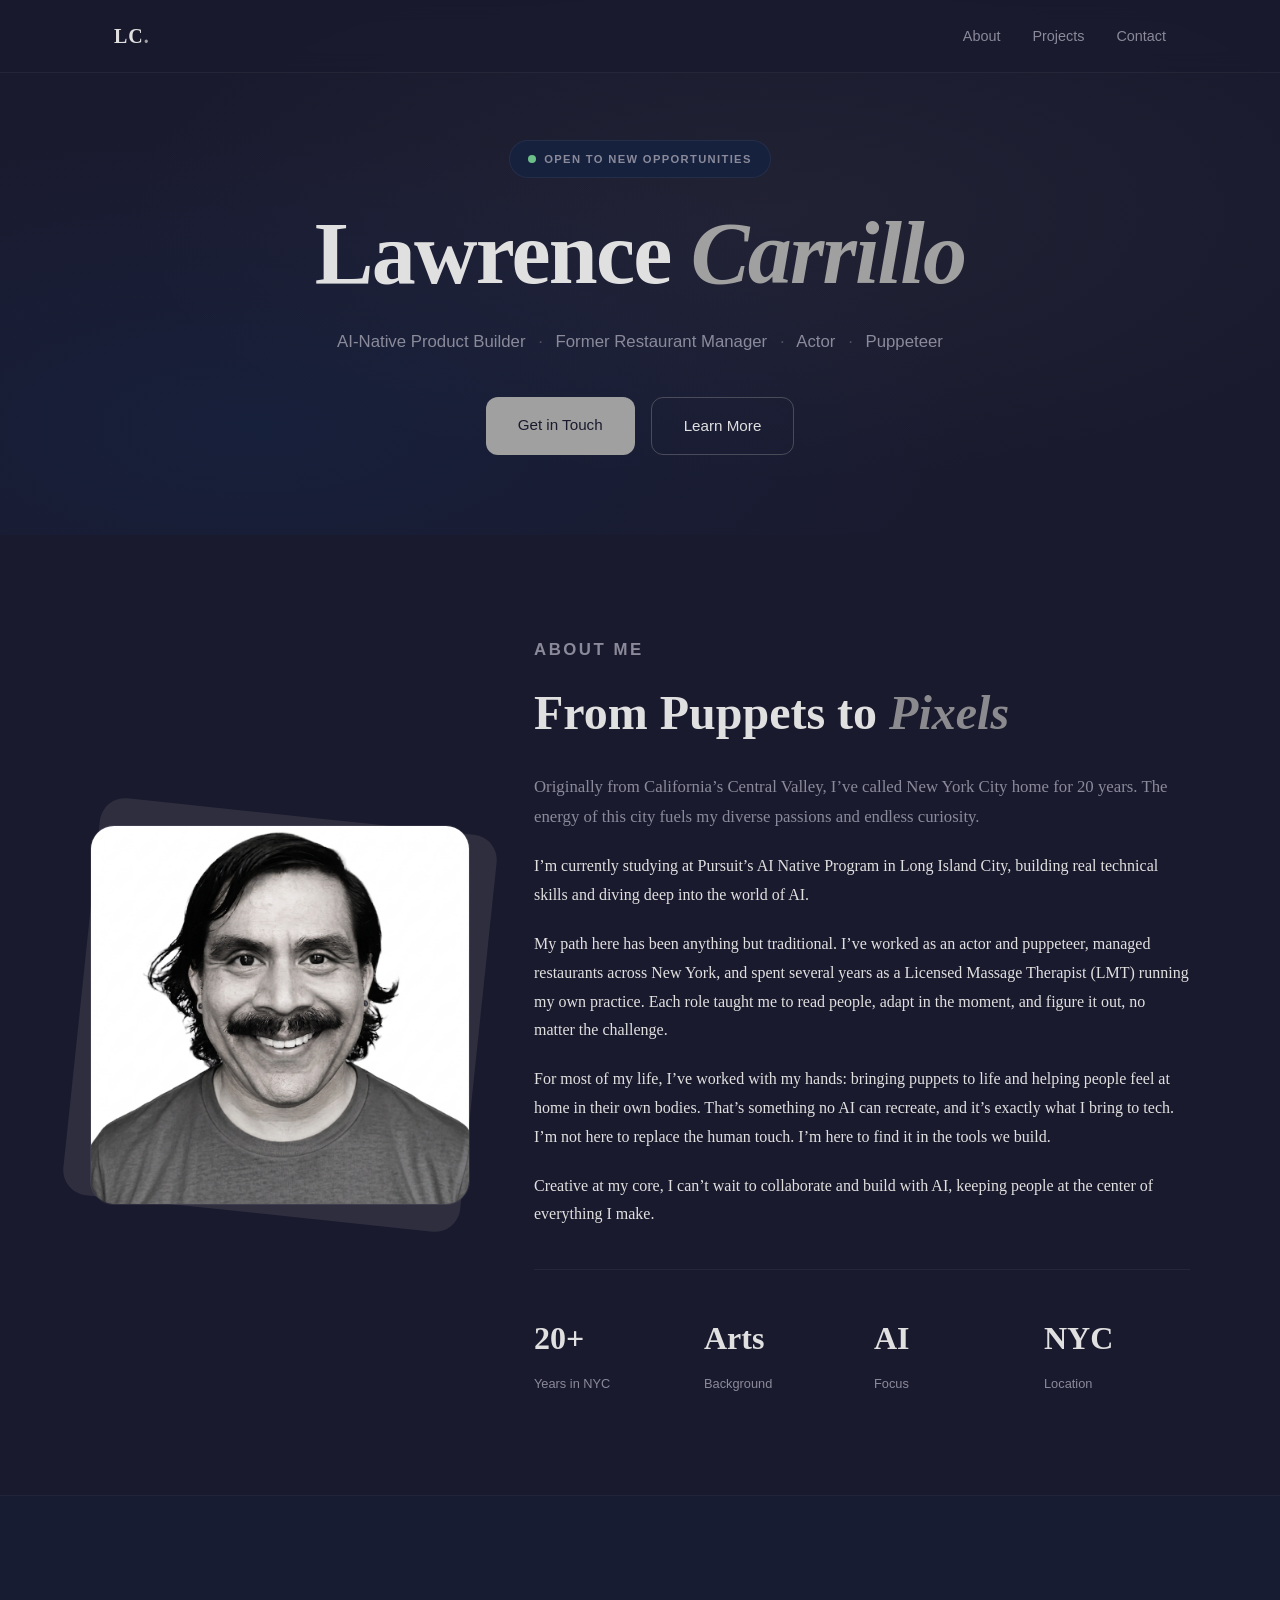
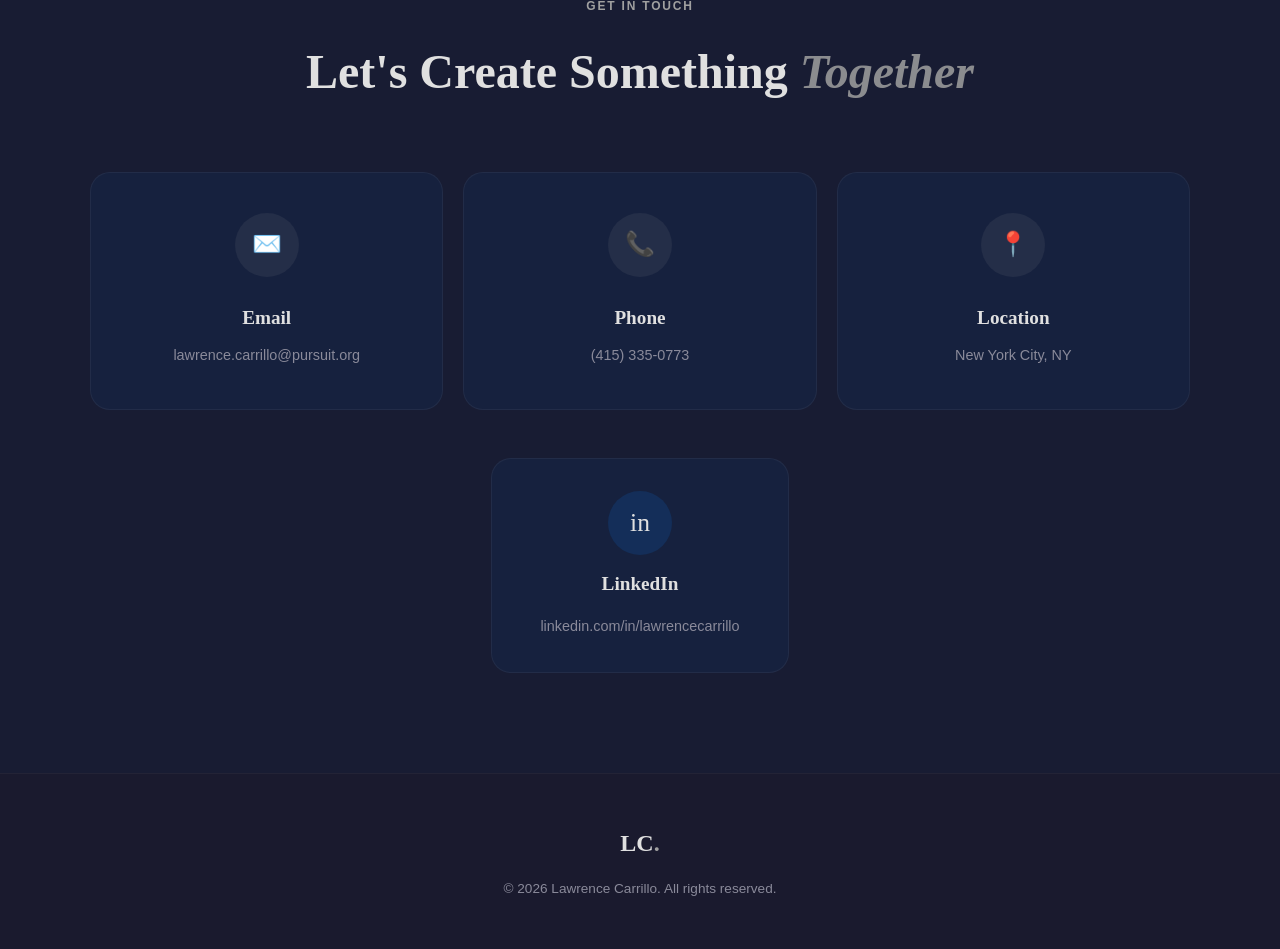
<file: index.html>
<!DOCTYPE html>
<html lang="en">
<head>
    <meta charset="UTF-8">
    <meta name="viewport" content="width=device-width, initial-scale=1.0">
    <title>Lawrence Carrillo</title>
    <style>
* { margin: 0; padding: 0; box-sizing: border-box; }

body {
    font-family: Georgia, serif;
    background-color: #1a1a2e;
    color: #e0e0e0;
    line-height: 1.8;
}

/* NAV */
nav {
    position: fixed;
    top: 0;
    width: 100%;
    z-index: 100;
    background-color: rgba(26, 26, 46, 0.85);
    backdrop-filter: blur(10px);
    border-bottom: 1px solid rgba(255, 255, 255, 0.05);
}
nav .nav-inner {
    max-width: 1100px;
    margin: 0 auto;
    padding: 0 24px;
    height: 72px;
    display: flex;
    align-items: center;
    justify-content: space-between;
}
.logo { font-size: 1.25rem; font-weight: bold; letter-spacing: 0.05em; }
.logo span { color: #a0a0a0; }
.nav-links { display: flex; gap: 32px; list-style: none; }
.nav-links a {
    color: #8a8a9a;
    text-decoration: none;
    font-family: Arial, sans-serif;
    font-size: 0.9rem;
    font-weight: 500;
    transition: color 0.2s;
    position: relative;
}
.nav-links a::after {
    content: '';
    position: absolute;
    bottom: -2px; left: 0;
    width: 0; height: 1px;
    background: #a0a0a0;
    transition: width 0.25s;
}
.nav-links a:hover { color: #e0e0e0; }
.nav-links a:hover::after { width: 100%; }

/* HERO */
.hero {
    min-height: auto;
    display: flex;
    align-items: center;
    justify-content: center;
    text-align: center;
    padding: 140px 24px 80px;
    position: relative;
    overflow: hidden;
}
.hero-bg {
    position: absolute;
    inset: 0;
    background:
        radial-gradient(ellipse at 60% 40%, rgba(160,160,160,0.06) 0%, transparent 60%),
        radial-gradient(ellipse at 20% 80%, rgba(22,33,62,0.8) 0%, transparent 50%);
    pointer-events: none;
}
.hero-content { position: relative; z-index: 1; max-width: 860px; }
.available-badge {
    display: inline-flex;
    align-items: center;
    gap: 8px;
    padding: 8px 18px;
    border-radius: 999px;
    background-color: #16213e;
    border: 1px solid rgba(255,255,255,0.06);
    margin-bottom: 28px;
    font-size: 0.7rem;
    font-family: Arial, sans-serif;
    font-weight: 600;
    letter-spacing: 0.12em;
    text-transform: uppercase;
    color: #8a8a9a;
}
.available-dot {
    width: 8px; height: 8px;
    border-radius: 50%;
    background-color: #6dbf8a;
    animation: pulse 2s infinite;
}
@keyframes pulse {
    0%, 100% { opacity: 1; }
    50% { opacity: 0.3; }
}
.hero h1 {
    font-size: clamp(2.8rem, 8vw, 5.5rem);
    font-weight: 700;
    line-height: 1.1;
    margin-bottom: 24px;
    letter-spacing: -0.02em;
}
.hero h1 .accent { color: #a0a0a0; font-style: italic; }
.hero-tagline {
    font-family: Arial, sans-serif;
    font-size: 1.05rem;
    color: #8a8a9a;
    max-width: 640px;
    margin: 0 auto 40px;
    font-weight: 300;
}
.hero-tagline .sep { color: rgba(160,160,160,0.4); margin: 0 8px; }
.hero-buttons { display: flex; gap: 16px; justify-content: center; flex-wrap: wrap; }
.btn {
    padding: 14px 32px;
    border-radius: 12px;
    font-family: Arial, sans-serif;
    font-size: 0.95rem;
    font-weight: 500;
    cursor: pointer;
    text-decoration: none;
    transition: all 0.2s;
    display: inline-block;
}
.btn-primary { background-color: #a0a0a0; color: #1a1a2e; border: none; }
.btn-primary:hover { background-color: #b8b8b8; transform: translateY(-2px); }
.btn-outline { background-color: transparent; color: #e0e0e0; border: 1px solid rgba(160,160,160,0.35); }
.btn-outline:hover { border-color: #a0a0a0; transform: translateY(-2px); }

/* ABOUT */
#about { padding: 100px 24px; }
.about-inner {
    max-width: 1100px;
    margin: 0 auto;
    display: flex;
    gap: 64px;
    align-items: center;
    flex-wrap: wrap;
}
.about-photo-col { flex: 0 0 380px; max-width: 380px; position: relative; }
.photo-frame { position: relative; }
.photo-frame::before {
    content: "";
    position: absolute;
    inset: 0;
    background-color: rgba(160,160,160,0.15);
    border-radius: 24px;
    transform: rotate(6deg) scale(1.05);
    z-index: 0;
}
.photo-frame img {
    position: relative;
    z-index: 1;
    width: 100%;
    aspect-ratio: 1;
    object-fit: cover;
    object-position: center top;
    border-radius: 24px;
    border: 1px solid rgba(255,255,255,0.08);
    display: block;
}
.about-text-col { flex: 1; min-width: 280px; }
.section-label {
    font-family: Arial, sans-serif;
    font-size: 0.75rem;
    font-weight: 700;
    letter-spacing: 0.15em;
    text-transform: uppercase;
    color: #a0a0a0;
    margin-bottom: 12px;
}
.about-text-col h2 {
    font-size: clamp(2rem, 4vw, 3rem);
    font-weight: 700;
    line-height: 1.15;
    margin-bottom: 32px;
    color: #e0e0e0;
}
.about-text-col h2 em { color: rgba(160,160,160,0.85); }
.about-text-col p { color: #8a8a9a; font-size: 1.05rem; margin-bottom: 20px; }
.stats {
    display: grid;
    grid-template-columns: repeat(4, 1fr);
    gap: 24px;
    margin-top: 40px;
    padding-top: 40px;
    border-top: 1px solid rgba(255,255,255,0.05);
}
.stat-value { font-size: 2rem; font-weight: 700; color: #e0e0e0; margin-bottom: 4px; }
.stat-label { font-family: Arial, sans-serif; font-size: 0.8rem; color: #8a8a9a; }

/* CONTACT */
#contact {
    padding: 100px 24px;
    background-color: rgba(22,33,62,0.35);
    border-top: 1px solid rgba(255,255,255,0.04);
}
.contact-inner { max-width: 1100px; margin: 0 auto; }
.contact-header { text-align: center; margin-bottom: 56px; }
.contact-header h2 {
    font-size: clamp(2rem, 4vw, 3rem);
    font-weight: 700;
    color: #e0e0e0;
    margin-top: 12px;
}
.contact-header h2 em { color: rgba(160,160,160,0.85); }
.contact-cards {
    display: grid;
    grid-template-columns: repeat(auto-fit, minmax(240px, 1fr));
    gap: 20px;
}
.contact-card {
    background-color: #16213e;
    border: 1px solid rgba(255,255,255,0.05);
    border-radius: 20px;
    padding: 40px 32px;
    text-align: center;
    text-decoration: none;
    color: inherit;
    transition: all 0.3s;
    display: flex;
    flex-direction: column;
    align-items: center;
}
.contact-card:hover {
    border-color: rgba(160,160,160,0.3);
    transform: translateY(-8px);
    box-shadow: 0 20px 40px rgba(0,0,0,0.4);
}
.contact-icon {
    width: 64px; height: 64px;
    border-radius: 50%;
    background-color: rgba(160,160,160,0.1);
    display: flex;
    align-items: center;
    justify-content: center;
    margin-bottom: 24px;
    font-size: 1.5rem;
    transition: transform 0.3s;
}
.contact-card:hover .contact-icon { transform: scale(1.1); }
.contact-card h3 { font-size: 1.2rem; margin-bottom: 8px; color: #e0e0e0; }
.contact-card p { color: #8a8a9a; font-family: Arial, sans-serif; font-size: 0.9rem; transition: color 0.3s; }
.contact-card:hover p { color: #e0e0e0; }

/* FOOTER */
footer {
    padding: 48px 24px;
    border-top: 1px solid rgba(255,255,255,0.04);
    text-align: center;
    background-color: #1a1a2e;
}
.footer-logo { font-size: 1.5rem; font-weight: 700; margin-bottom: 12px; }
.footer-logo span { color: #a0a0a0; }
footer p { font-family: Arial, sans-serif; font-size: 0.85rem; color: #8a8a9a; }

/* RESPONSIVE */
@media (max-width: 768px) {
    .about-photo-col { flex: 0 0 100%; max-width: 340px; margin: 0 auto; }
    .stats { grid-template-columns: repeat(2, 1fr); }
    .nav-links { display: none; }
}
/* LinkedIn Badge */
.LI-profile-badge {
    background: rgba(255, 255, 255, 0.08) !important;
    border-radius: 12px !important;
    padding: 8px !important;
}

.LI-profile-badge .LI-name-link {
    color: #e0e0e0 !important;
}

.LI-profile-badge .LI-field {
    color: #a0b0c0 !important;
}

.LI-profile-badge .LI-background {
    background: rgba(255, 255, 255, 0.05) !important;
}
    </style>
</head>
<body>

    <nav>
        <div class="nav-inner">
            <div class="logo">LC<span>.</span></div>
            <ul class="nav-links">
                <li><a href="#about">About</a></li>
                <li><a href="projects.html">Projects</a></li>
                <li><a href="#contact">Contact</a></li>
            </ul>
        </div>
    </nav>

    <section class="hero">
        <div class="hero-bg"></div>
        <div class="hero-content">
            <div class="available-badge">
                <span class="available-dot"></span>
                Open to new opportunities
            </div>
            <h1>Lawrence <span class="accent">Carrillo</span></h1>
            
            <p class="hero-tagline">
AI-Native Product Builder <span class="sep">&middot;</span>
Former Restaurant Manager <span class="sep">&middot;</span>
Actor <span class="sep">&middot;</span>
Puppeteer
</p>
            
            <div class="hero-buttons">
                <a href="#contact" class="btn btn-primary">Get in Touch</a>
                <a href="#about" class="btn btn-outline">Learn More</a>
            </div>
        </div>
    </section>

    <section id="about">
        <div class="about-inner">
            <div class="about-photo-col">
                <div class="photo-frame">
                    <img src="avatar.png" alt="Lawrence Carrillo">
                </div>
            </div>
            <div class="about-text-col">
                <p class="section-label">About Me</p>
                <h2>From Puppets to <em>Pixels</em></h2>
                <p>Originally from California’s Central Valley, I’ve called New York City home for 20 years. The energy of this city fuels my diverse passions and endless curiosity.
                <p></p>I’m currently studying at Pursuit’s AI Native Program in Long Island City, building real technical skills and diving deep into the world of AI.
                <p></p>My path here has been anything but traditional. I’ve worked as an actor and puppeteer, managed restaurants across New York, and spent several years as a Licensed Massage Therapist (LMT) running my own practice. Each role taught me to read people, adapt in the moment, and figure it out, no matter the challenge.
                <p></p>For most of my life, I’ve worked with my hands: bringing puppets to life and helping people feel at home in their own bodies. That’s something no AI can recreate, and it’s exactly what I bring to tech. I’m not here to replace the human touch. I’m here to find it in the tools we build.
                <p></p>Creative at my core, I can’t wait to collaborate and build with AI, keeping people at the center of everything I make.</p>
                <div class="stats">
                    <div><div class="stat-value">20+</div><div class="stat-label">Years in NYC</div></div>
                    <div><div class="stat-value">Arts</div><div class="stat-label">Background</div></div>
                    <div><div class="stat-value">AI</div><div class="stat-label">Focus</div></div>
                    <div><div class="stat-value">NYC</div><div class="stat-label">Location</div></div>
                </div>
            </div>
        </div>
    </section>

    <!-- CONTACT -->
    <section id="contact">
        <div class="contact-inner">
            <div class="contact-header">
                <p class="section-label">Get in touch</p>
                <h2>Let's Create Something <em>Together</em></h2>
            </div>
            <div class="contact-cards">
                <a href="mailto:lawrence.carrillo@pursuit.org" class="contact-card">
                    <div class="contact-icon">&#x2709;&#xFE0F;</div>
                    <h3>Email</h3>
                    <p>lawrence.carrillo@pursuit.org</p>
                </a>
                <a href="tel:+14153350773" class="contact-card">
                    <div class="contact-icon">&#x1F4DE;</div>
                    <h3>Phone</h3>
                    <p>(415) 335-0773</p>
                </a>
                <div class="contact-card">
                    <div class="contact-icon">&#x1F4CD;</div>
                    <h3>Location</h3>
                    <p>New York City, NY</p>
                </div>
            </div>
<!-- LinkedIn -->
<div style="margin-top: 48px; display: flex; justify-content: center;">
    <a href="https://www.linkedin.com/in/lawrencecarrillo" target="_blank" rel="noopener"
       style="background-color: #16213e; border: 1px solid rgba(255,255,255,0.05); border-radius: 20px; padding: 32px 48px; text-align: center; text-decoration: none; color: inherit; transition: all 0.3s; display: flex; flex-direction: column; align-items: center; gap: 12px; min-width: 280px;"
       onmouseover="this.style.borderColor='rgba(160,160,160,0.3)'; this.style.transform='translateY(-8px)'; this.style.boxShadow='0 20px 40px rgba(0,0,0,0.4)'"
       onmouseout="this.style.borderColor='rgba(255,255,255,0.05)'; this.style.transform='translateY(0)'; this.style.boxShadow='none'">
        <div style="width: 64px; height: 64px; border-radius: 50%; background-color: rgba(10,102,194,0.2); display: flex; align-items: center; justify-content: center; font-size: 1.6rem;">in</div>
        <h3 style="font-family: Georgia, serif; font-size: 1.2rem; color: #e0e0e0; margin: 0;">LinkedIn</h3>
        <p style="font-family: Arial, sans-serif; font-size: 0.9rem; color: #8a8a9a; margin: 0;">linkedin.com/in/lawrencecarrillo</p>
    </a>
</div>
    </section>

    <!-- FOOTER -->
    <footer>
        <div class="footer-logo">LC<span>.</span></div>
        <p>&copy; 2026 Lawrence Carrillo. All rights reserved.</p>
    </footer>

<script src="https://platform.linkedin.com/badges/js/profile.js" async defer type="text/javascript"></script>

    <script>
        document.querySelectorAll('a[href^="#"]').forEach(link => {
            link.addEventListener('click', function(e) {
                e.preventDefault();
                document.querySelector(this.getAttribute('href'))
                    .scrollIntoView({ behavior: 'smooth' });
            });
        });
    </script>

</body>
</html>
</file>
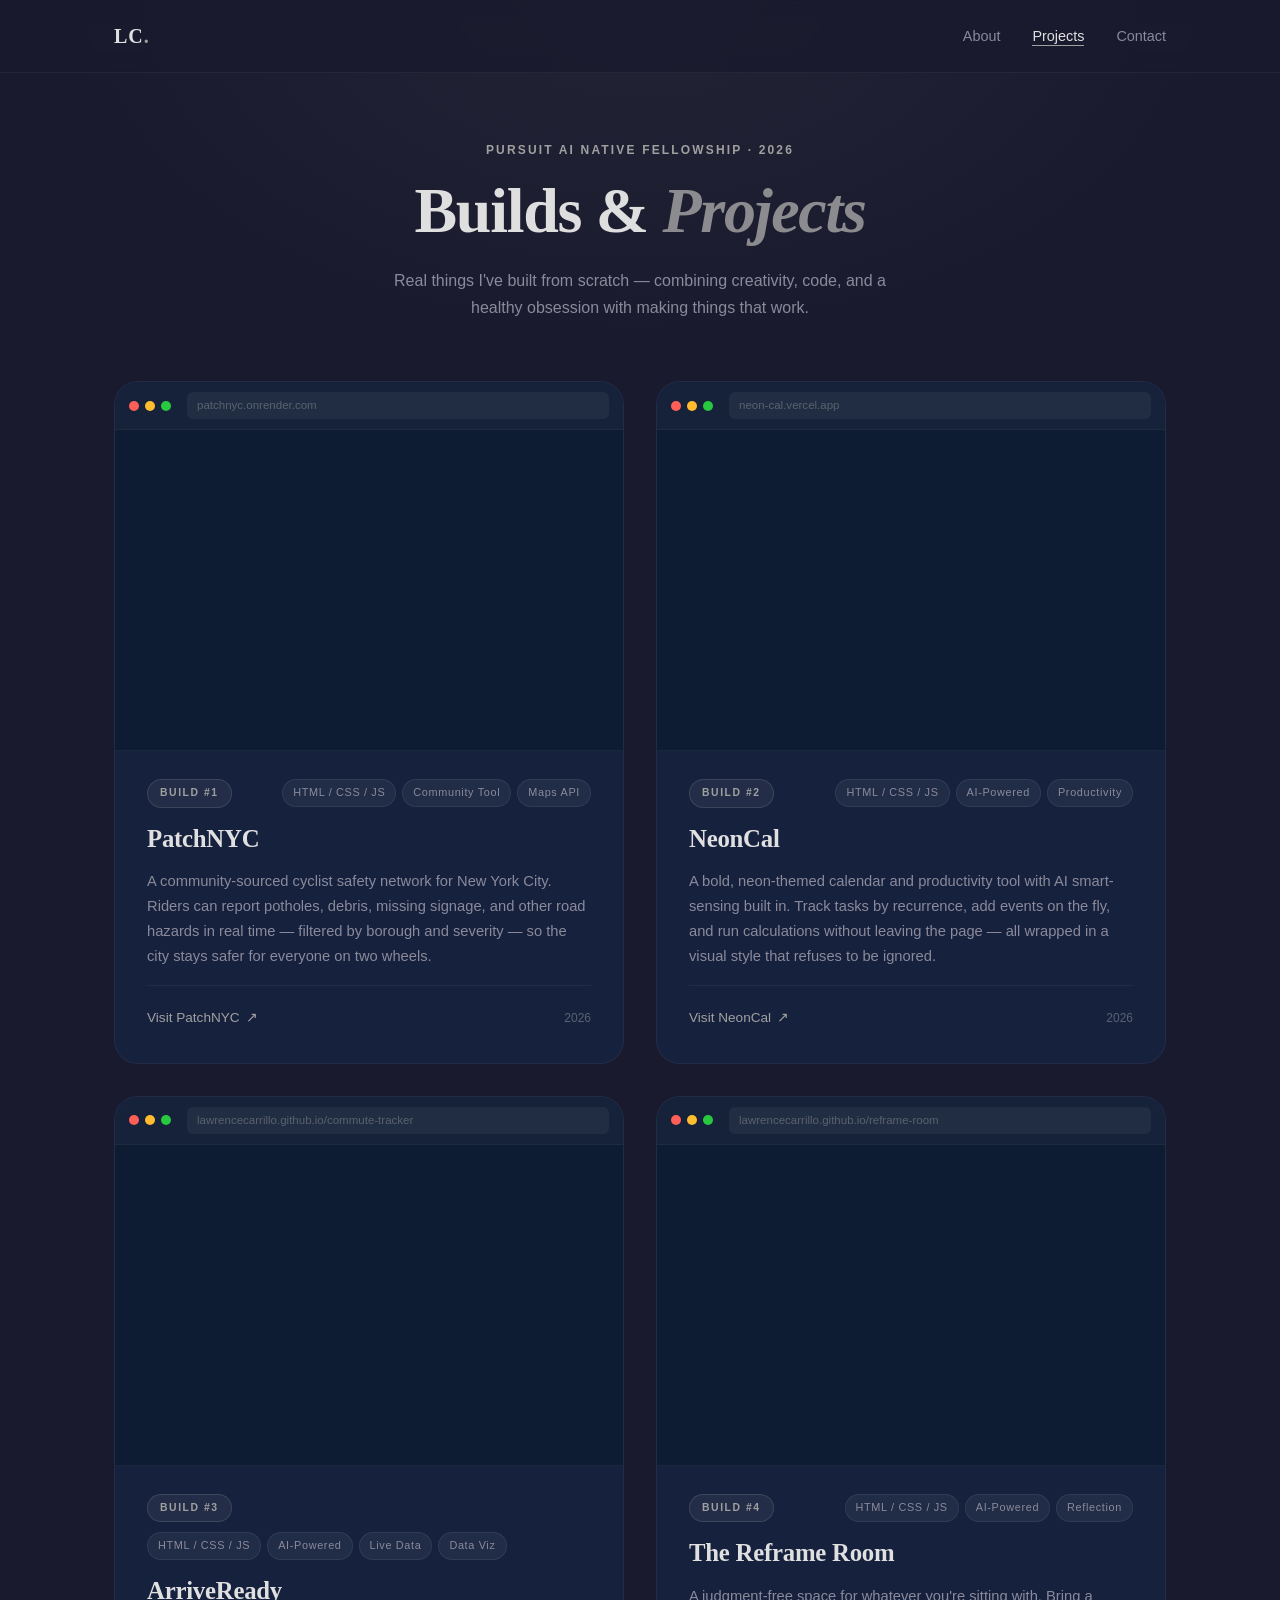
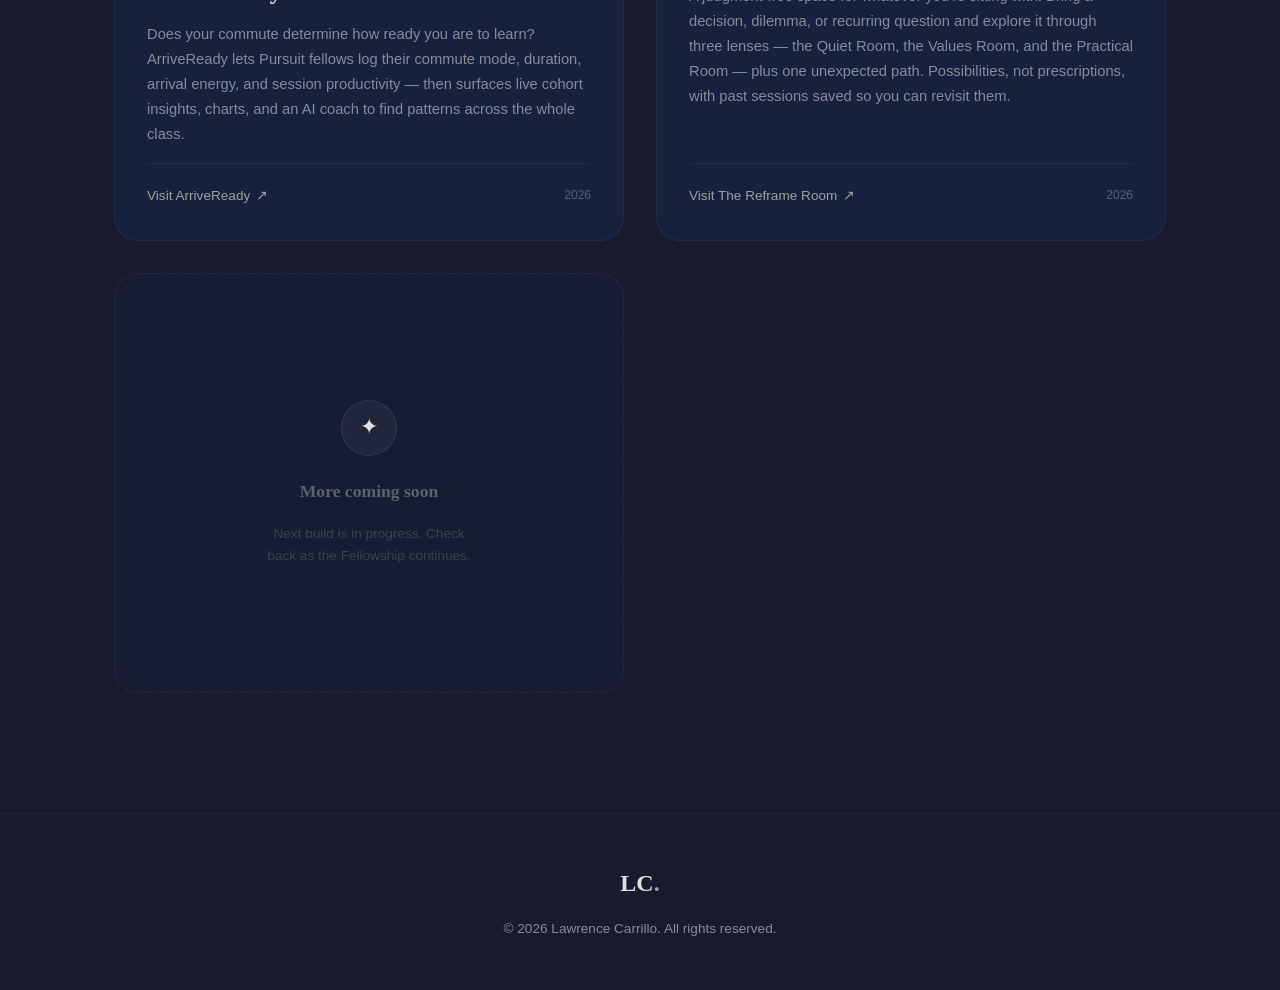
<file: projects.html>
<!DOCTYPE html>
<html lang="en">
<head>
    <meta charset="UTF-8">
    <meta name="viewport" content="width=device-width, initial-scale=1.0">
    <title>Projects — Lawrence Carrillo</title>
    <style>
* { margin: 0; padding: 0; box-sizing: border-box; }

body {
    font-family: Georgia, serif;
    background-color: #1a1a2e;
    color: #e0e0e0;
    line-height: 1.8;
    min-height: 100vh;
}

/* NAV */
nav {
    position: fixed;
    top: 0; width: 100%;
    z-index: 100;
    background-color: rgba(26,26,46,0.85);
    backdrop-filter: blur(10px);
    border-bottom: 1px solid rgba(255,255,255,0.05);
}
nav .nav-inner {
    max-width: 1100px;
    margin: 0 auto;
    padding: 0 24px;
    height: 72px;
    display: flex;
    align-items: center;
    justify-content: space-between;
}
.logo { font-size: 1.25rem; font-weight: bold; letter-spacing: 0.05em; text-decoration: none; color: #e0e0e0; }
.logo span { color: #a0a0a0; }
.nav-links { display: flex; gap: 32px; list-style: none; }
.nav-links a {
    color: #8a8a9a;
    text-decoration: none;
    font-family: Arial, sans-serif;
    font-size: 0.9rem;
    font-weight: 500;
    transition: color 0.2s;
    position: relative;
}
.nav-links a::after {
    content: '';
    position: absolute;
    bottom: -2px; left: 0;
    width: 0; height: 1px;
    background: #a0a0a0;
    transition: width 0.25s;
}
.nav-links a:hover { color: #e0e0e0; }
.nav-links a:hover::after { width: 100%; }
.nav-links a.active { color: #e0e0e0; }
.nav-links a.active::after { width: 100%; }

/* PAGE HEADER */
.page-header {
    padding: 140px 24px 60px;
    text-align: center;
    position: relative;
    overflow: hidden;
}
.page-header::before {
    content: '';
    position: absolute;
    inset: 0;
    background: radial-gradient(ellipse at 50% 0%, rgba(160,160,160,0.07) 0%, transparent 65%);
    pointer-events: none;
}
.page-header .section-label {
    font-family: Arial, sans-serif;
    font-size: 0.75rem;
    font-weight: 700;
    letter-spacing: 0.18em;
    text-transform: uppercase;
    color: #a0a0a0;
    margin-bottom: 16px;
}
.page-header h1 {
    font-size: clamp(2.4rem, 6vw, 4rem);
    font-weight: 700;
    line-height: 1.1;
    letter-spacing: -0.02em;
    margin-bottom: 20px;
}
.page-header h1 em { color: rgba(160,160,160,0.85); font-style: italic; }
.page-header p {
    font-family: Arial, sans-serif;
    font-size: 1rem;
    color: #8a8a9a;
    max-width: 520px;
    margin: 0 auto;
    font-weight: 300;
    line-height: 1.7;
}

/* PROJECTS */
.projects-section { max-width: 1100px; margin: 0 auto; padding: 0 24px 120px; }
.projects-grid {
    display: grid;
    grid-template-columns: repeat(auto-fit, minmax(480px, 1fr));
    gap: 32px;
}

/* PROJECT CARD */
.project-card {
    background-color: #16213e;
    border: 1px solid rgba(255,255,255,0.05);
    border-radius: 24px;
    overflow: hidden;
    transition: transform 0.3s, border-color 0.3s, box-shadow 0.3s;
    display: flex;
    flex-direction: column;
}
.project-card:hover {
    transform: translateY(-6px);
    border-color: rgba(160,160,160,0.25);
    box-shadow: 0 24px 48px rgba(0,0,0,0.45);
}

/* PREVIEW WINDOW */
.preview-window {
    position: relative;
    background: #0d1b33;
    border-bottom: 1px solid rgba(255,255,255,0.05);
}
.window-chrome {
    display: flex;
    align-items: center;
    gap: 6px;
    padding: 10px 14px;
    background: rgba(255,255,255,0.03);
    border-bottom: 1px solid rgba(255,255,255,0.04);
}
.window-dot { width: 10px; height: 10px; border-radius: 50%; }
.dot-red    { background: #ff5f57; }
.dot-yellow { background: #febc2e; }
.dot-green  { background: #28c840; }
.window-url {
    margin-left: 10px;
    flex: 1;
    background: rgba(255,255,255,0.05);
    border-radius: 6px;
    padding: 3px 10px;
    font-family: Arial, sans-serif;
    font-size: 0.72rem;
    color: #5a626e;
    white-space: nowrap;
    overflow: hidden;
    text-overflow: ellipsis;
}
.preview-iframe-wrap {
    position: relative;
    width: 100%;
    height: 320px;
    overflow: hidden;
}
.preview-iframe-wrap iframe {
    width: 200%;
    height: 200%;
    transform: scale(0.5);
    transform-origin: top left;
    border: none;
    pointer-events: none;
}
.preview-overlay {
    position: absolute;
    inset: 0;
    cursor: pointer;
    z-index: 2;
    display: flex;
    align-items: center;
    justify-content: center;
    background: rgba(13,27,51,0);
    transition: background 0.3s;
    text-decoration: none;
}
.project-card:hover .preview-overlay { background: rgba(13,27,51,0.35); }
.preview-launch-btn {
    opacity: 0;
    transform: translateY(8px);
    transition: opacity 0.3s, transform 0.3s;
    background: rgba(255,255,255,0.12);
    backdrop-filter: blur(8px);
    border: 1px solid rgba(255,255,255,0.18);
    color: #e0e0e0;
    font-family: Arial, sans-serif;
    font-size: 0.8rem;
    font-weight: 600;
    letter-spacing: 0.1em;
    text-transform: uppercase;
    padding: 10px 22px;
    border-radius: 8px;
    text-decoration: none;
    display: inline-block;
}
.project-card:hover .preview-launch-btn { opacity: 1; transform: translateY(0); }

/* CARD BODY */
.card-body {
    padding: 28px 32px 32px;
    display: flex;
    flex-direction: column;
    gap: 16px;
    flex: 1;
}
.card-meta {
    display: flex;
    align-items: center;
    justify-content: space-between;
    flex-wrap: wrap;
    gap: 10px;
}
.build-badge {
    font-family: Arial, sans-serif;
    font-size: 0.65rem;
    font-weight: 700;
    letter-spacing: 0.15em;
    text-transform: uppercase;
    color: #a0a0a0;
    background: rgba(160,160,160,0.1);
    border: 1px solid rgba(160,160,160,0.2);
    border-radius: 999px;
    padding: 4px 12px;
}
.tag-list { display: flex; gap: 6px; flex-wrap: wrap; }
.tag {
    font-family: Arial, sans-serif;
    font-size: 0.68rem;
    font-weight: 500;
    letter-spacing: 0.06em;
    padding: 3px 10px;
    border-radius: 999px;
    background: rgba(255,255,255,0.05);
    border: 1px solid rgba(255,255,255,0.07);
    color: #8a8a9a;
}
.card-body h2 {
    font-size: 1.55rem;
    font-weight: 700;
    line-height: 1.2;
    color: #e0e0e0;
    letter-spacing: -0.01em;
}
.card-body p {
    font-family: Arial, sans-serif;
    font-size: 0.92rem;
    color: #8a8a9a;
    line-height: 1.7;
    font-weight: 300;
}
.card-footer {
    margin-top: auto;
    padding-top: 20px;
    border-top: 1px solid rgba(255,255,255,0.05);
    display: flex;
    align-items: center;
    justify-content: space-between;
    gap: 12px;
    flex-wrap: wrap;
}
.card-link {
    display: inline-flex;
    align-items: center;
    gap: 6px;
    font-family: Arial, sans-serif;
    font-size: 0.85rem;
    font-weight: 500;
    color: #a0a0a0;
    text-decoration: none;
    transition: color 0.2s;
}
.card-link:hover { color: #e0e0e0; }
.card-link-arrow { display: inline-block; transition: transform 0.2s; }
.card-link:hover .card-link-arrow { transform: translate(3px, -3px); }
.card-year { font-family: Arial, sans-serif; font-size: 0.75rem; color: #5a626e; }

/* COMING SOON */
.project-card.coming-soon {
    border-style: dashed;
    border-color: rgba(255,255,255,0.07);
    background: rgba(22,33,62,0.4);
    align-items: center;
    justify-content: center;
    min-height: 420px;
    text-align: center;
    padding: 48px 32px;
    gap: 16px;
    cursor: default;
}
.coming-soon:hover { transform: none; box-shadow: none; border-color: rgba(255,255,255,0.1); }
.coming-soon-icon {
    width: 56px; height: 56px;
    border-radius: 50%;
    background: rgba(160,160,160,0.08);
    border: 1px solid rgba(160,160,160,0.12);
    display: flex;
    align-items: center;
    justify-content: center;
    font-size: 1.4rem;
    margin-bottom: 4px;
}
.coming-soon h3 { font-size: 1.1rem; font-weight: 700; color: #5a626e; }
.coming-soon p { font-family: Arial, sans-serif; font-size: 0.85rem; color: #3a424e; max-width: 220px; line-height: 1.6; }

/* FOOTER */
footer {
    padding: 48px 24px;
    border-top: 1px solid rgba(255,255,255,0.04);
    text-align: center;
    background-color: #1a1a2e;
}
.footer-logo { font-size: 1.5rem; font-weight: 700; margin-bottom: 12px; }
.footer-logo span { color: #a0a0a0; }
footer p { font-family: Arial, sans-serif; font-size: 0.85rem; color: #8a8a9a; }

/* RESPONSIVE */
@media (max-width: 768px) {
    .projects-grid { grid-template-columns: 1fr; }
    .nav-links { display: none; }
    .preview-iframe-wrap { height: 220px; }
}
    </style>
</head>
<body>

    <nav>
        <div class="nav-inner">
            <a href="index.html" class="logo">LC<span>.</span></a>
            <ul class="nav-links">
                <li><a href="index.html#about">About</a></li>
                <li><a href="projects.html" class="active">Projects</a></li>
                <li><a href="index.html#contact">Contact</a></li>
            </ul>
        </div>
    </nav>

    <header class="page-header">
        <p class="section-label">Pursuit AI Native Fellowship &middot; 2026</p>
        <h1>Builds &amp; <em>Projects</em></h1>
        <p>Real things I've built from scratch — combining creativity, code, and a healthy obsession with making things that work.</p>
    </header>

    <div class="projects-section">
        <div class="projects-grid">

            <!-- BUILD 1: PatchNYC -->
            <div class="project-card">
                <div class="preview-window">
                    <div class="window-chrome">
                        <div class="window-dot dot-red"></div>
                        <div class="window-dot dot-yellow"></div>
                        <div class="window-dot dot-green"></div>
                        <div class="window-url">patchnyc.onrender.com</div>
                    </div>
                    <div class="preview-iframe-wrap">
                        <iframe src="https://patchnyc.onrender.com/index.html" title="PatchNYC preview" loading="lazy" scrolling="no"></iframe>
                        <a href="https://patchnyc.onrender.com/index.html" target="_blank" rel="noopener" class="preview-overlay">
                            <span class="preview-launch-btn">&#x2197; Open Live Site</span>
                        </a>
                    </div>
                </div>
                <div class="card-body">
                    <div class="card-meta">
                        <span class="build-badge">Build #1</span>
                        <div class="tag-list">
                            <span class="tag">HTML / CSS / JS</span>
                            <span class="tag">Community Tool</span>
                            <span class="tag">Maps API</span>
                        </div>
                    </div>
                    <h2>PatchNYC</h2>
                    <p>A community-sourced cyclist safety network for New York City. Riders can report potholes, debris, missing signage, and other road hazards in real time — filtered by borough and severity — so the city stays safer for everyone on two wheels.</p>
                    <div class="card-footer">
                        <a href="https://patchnyc.onrender.com/index.html" target="_blank" rel="noopener" class="card-link">
                            Visit PatchNYC <span class="card-link-arrow">&#x2197;</span>
                        </a>
                        <span class="card-year">2026</span>
                    </div>
                </div>
            </div>

            <!-- BUILD 2: NeonCal -->
            <div class="project-card">
                <div class="preview-window">
                    <div class="window-chrome">
                        <div class="window-dot dot-red"></div>
                        <div class="window-dot dot-yellow"></div>
                        <div class="window-dot dot-green"></div>
                        <div class="window-url">neon-cal.vercel.app</div>
                    </div>
                    <div class="preview-iframe-wrap">
                        <iframe src="https://neon-cal.vercel.app" title="NeonCal preview" loading="lazy" scrolling="no"></iframe>
                        <a href="https://neon-cal.vercel.app" target="_blank" rel="noopener" class="preview-overlay">
                            <span class="preview-launch-btn">&#x2197; Open Live Site</span>
                        </a>
                    </div>
                </div>
                <div class="card-body">
                    <div class="card-meta">
                        <span class="build-badge">Build #2</span>
                        <div class="tag-list">
                            <span class="tag">HTML / CSS / JS</span>
                            <span class="tag">AI-Powered</span>
                            <span class="tag">Productivity</span>
                        </div>
                    </div>
                    <h2>NeonCal</h2>
                    <p>A bold, neon-themed calendar and productivity tool with AI smart-sensing built in. Track tasks by recurrence, add events on the fly, and run calculations without leaving the page — all wrapped in a visual style that refuses to be ignored.</p>
                    <div class="card-footer">
                        <a href="https://neon-cal.vercel.app" target="_blank" rel="noopener" class="card-link">
                            Visit NeonCal <span class="card-link-arrow">&#x2197;</span>
                        </a>
                        <span class="card-year">2026</span>
                    </div>
                </div>
            </div>

            <!-- BUILD 3: ArriveReady -->
            <div class="project-card">
                <div class="preview-window">
                    <div class="window-chrome">
                        <div class="window-dot dot-red"></div>
                        <div class="window-dot dot-yellow"></div>
                        <div class="window-dot dot-green"></div>
                        <div class="window-url">lawrencecarrillo.github.io/commute-tracker</div>
                    </div>
                    <div class="preview-iframe-wrap">
                        <iframe src="https://lawrencecarrillo.github.io/commute-tracker/" title="ArriveReady preview" loading="lazy" scrolling="no"></iframe>
                        <a href="https://lawrencecarrillo.github.io/commute-tracker/" target="_blank" rel="noopener" class="preview-overlay">
                            <span class="preview-launch-btn">&#x2197; Open Live Site</span>
                        </a>
                    </div>
                </div>
                <div class="card-body">
                    <div class="card-meta">
                        <span class="build-badge">Build #3</span>
                        <div class="tag-list">
                            <span class="tag">HTML / CSS / JS</span>
                            <span class="tag">AI-Powered</span>
                            <span class="tag">Live Data</span>
                            <span class="tag">Data Viz</span>
                        </div>
                    </div>
                    <h2>ArriveReady</h2>
                    <p>Does your commute determine how ready you are to learn? ArriveReady lets Pursuit fellows log their commute mode, duration, arrival energy, and session productivity — then surfaces live cohort insights, charts, and an AI coach to find patterns across the whole class.</p>
                    <div class="card-footer">
                        <a href="https://lawrencecarrillo.github.io/commute-tracker/" target="_blank" rel="noopener" class="card-link">
                            Visit ArriveReady <span class="card-link-arrow">&#x2197;</span>
                        </a>
                        <span class="card-year">2026</span>
                    </div>
                </div>
            </div>

            <!-- BUILD 4: The Reframe Room -->
            <div class="project-card">
                <div class="preview-window">
                    <div class="window-chrome">
                        <div class="window-dot dot-red"></div>
                        <div class="window-dot dot-yellow"></div>
                        <div class="window-dot dot-green"></div>
                        <div class="window-url">lawrencecarrillo.github.io/reframe-room</div>
                    </div>
                    <div class="preview-iframe-wrap">
                        <iframe src="https://lawrencecarrillo.github.io/reframe-room/" title="The Reframe Room preview" loading="lazy" scrolling="no"></iframe>
                        <a href="https://lawrencecarrillo.github.io/reframe-room/" target="_blank" rel="noopener" class="preview-overlay">
                            <span class="preview-launch-btn">&#x2197; Open Live Site</span>
                        </a>
                    </div>
                </div>
                <div class="card-body">
                    <div class="card-meta">
                        <span class="build-badge">Build #4</span>
                        <div class="tag-list">
                            <span class="tag">HTML / CSS / JS</span>
                            <span class="tag">AI-Powered</span>
                            <span class="tag">Reflection</span>
                        </div>
                    </div>
                    <h2>The Reframe Room</h2>
                    <p>A judgment-free space for whatever you're sitting with. Bring a decision, dilemma, or recurring question and explore it through three lenses — the Quiet Room, the Values Room, and the Practical Room — plus one unexpected path. Possibilities, not prescriptions, with past sessions saved so you can revisit them.</p>
                    <div class="card-footer">
                        <a href="https://lawrencecarrillo.github.io/reframe-room/" target="_blank" rel="noopener" class="card-link">
                            Visit The Reframe Room <span class="card-link-arrow">&#x2197;</span>
                        </a>
                        <span class="card-year">2026</span>
                    </div>
                </div>
            </div>

            <!-- COMING SOON -->
            <div class="project-card coming-soon">
                <div class="coming-soon-icon">&#x2726;</div>
                <h3>More coming soon</h3>
                <p>Next build is in progress. Check back as the Fellowship continues.</p>
            </div>

        </div>
    </div>

    <footer>
        <div class="footer-logo">LC<span>.</span></div>
        <p>&copy; 2026 Lawrence Carrillo. All rights reserved.</p>
    </footer>

</body>
</html>
</file>
